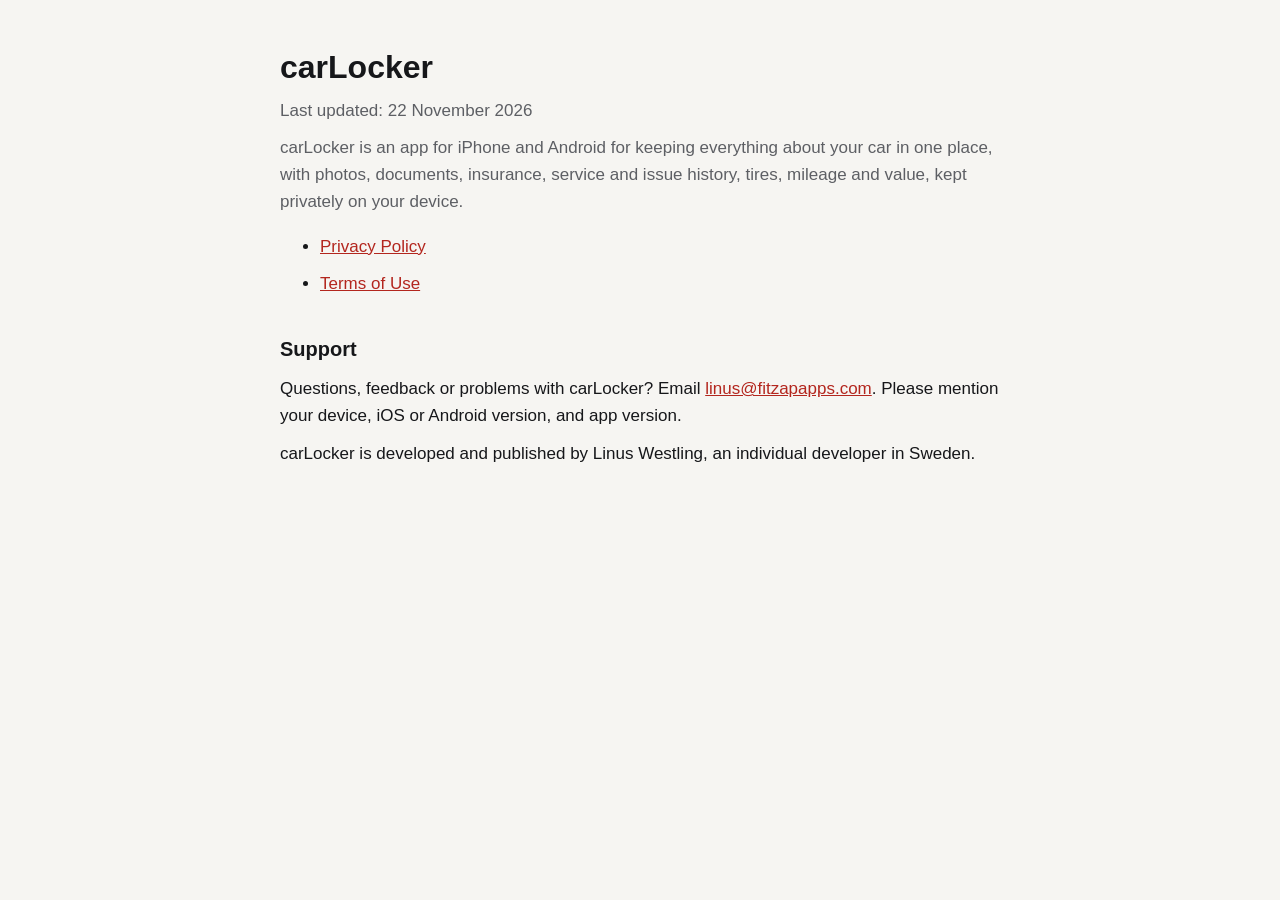
<file: index.html>
<!doctype html>
<html lang="en"><head><meta charset="utf-8"><meta name="viewport" content="width=device-width,initial-scale=1">
<title>carLocker</title><link rel="stylesheet" href="style.css"></head>
<body><main>

<h1>carLocker</h1>
<p class="meta">Last updated: 22 November 2026</p>
<p class="lead">carLocker is an app for iPhone and Android for keeping everything about your car in one place, with photos, documents, insurance, service and issue history, tires, mileage and value, kept privately on your device.</p>
<ul>
<li><a href="privacy/">Privacy Policy</a></li>
<li><a href="terms/">Terms of Use</a></li>
</ul>
<h2>Support</h2>
<p>Questions, feedback or problems with carLocker? Email <a href="mailto:linus@fitzapapps.com">linus@fitzapapps.com</a>. Please mention your device, iOS or Android version, and app version.</p>
<p>carLocker is developed and published by Linus Westling, an individual developer in Sweden.</p>
</main></body></html>
</file>
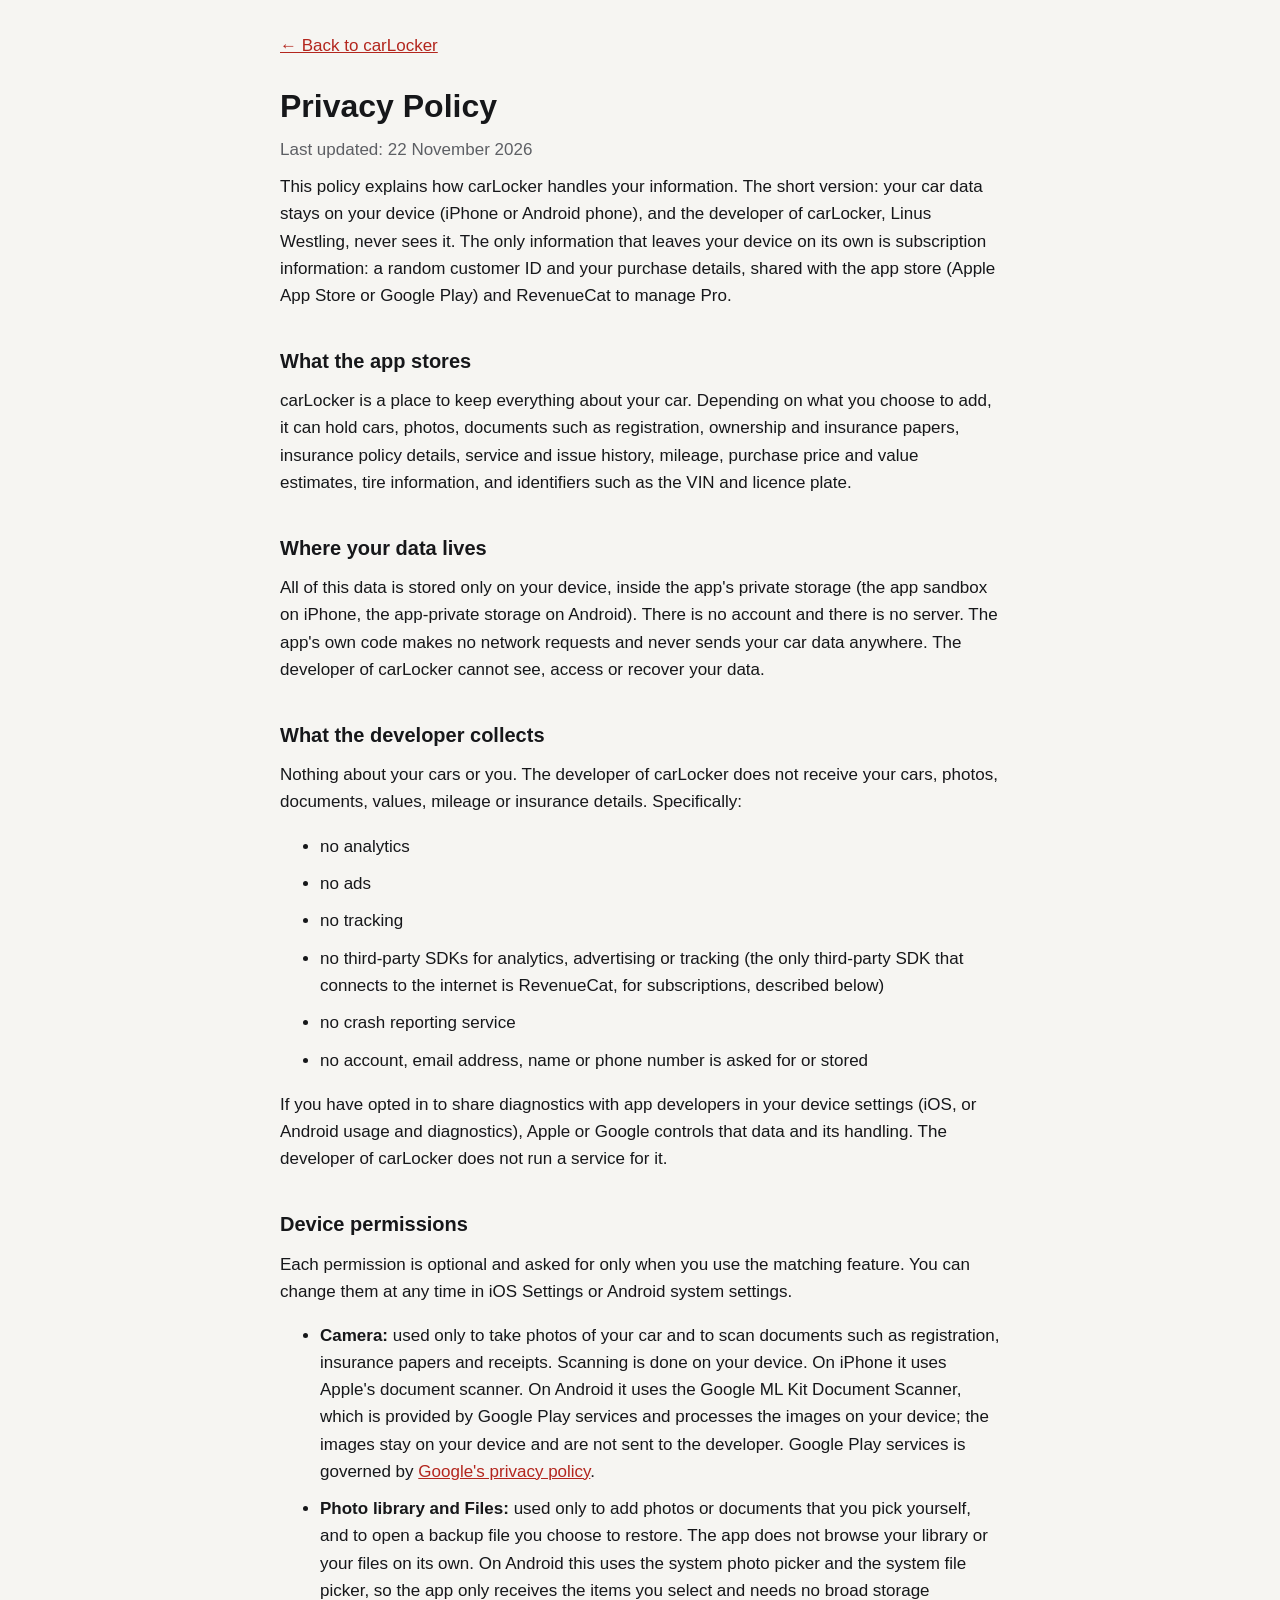
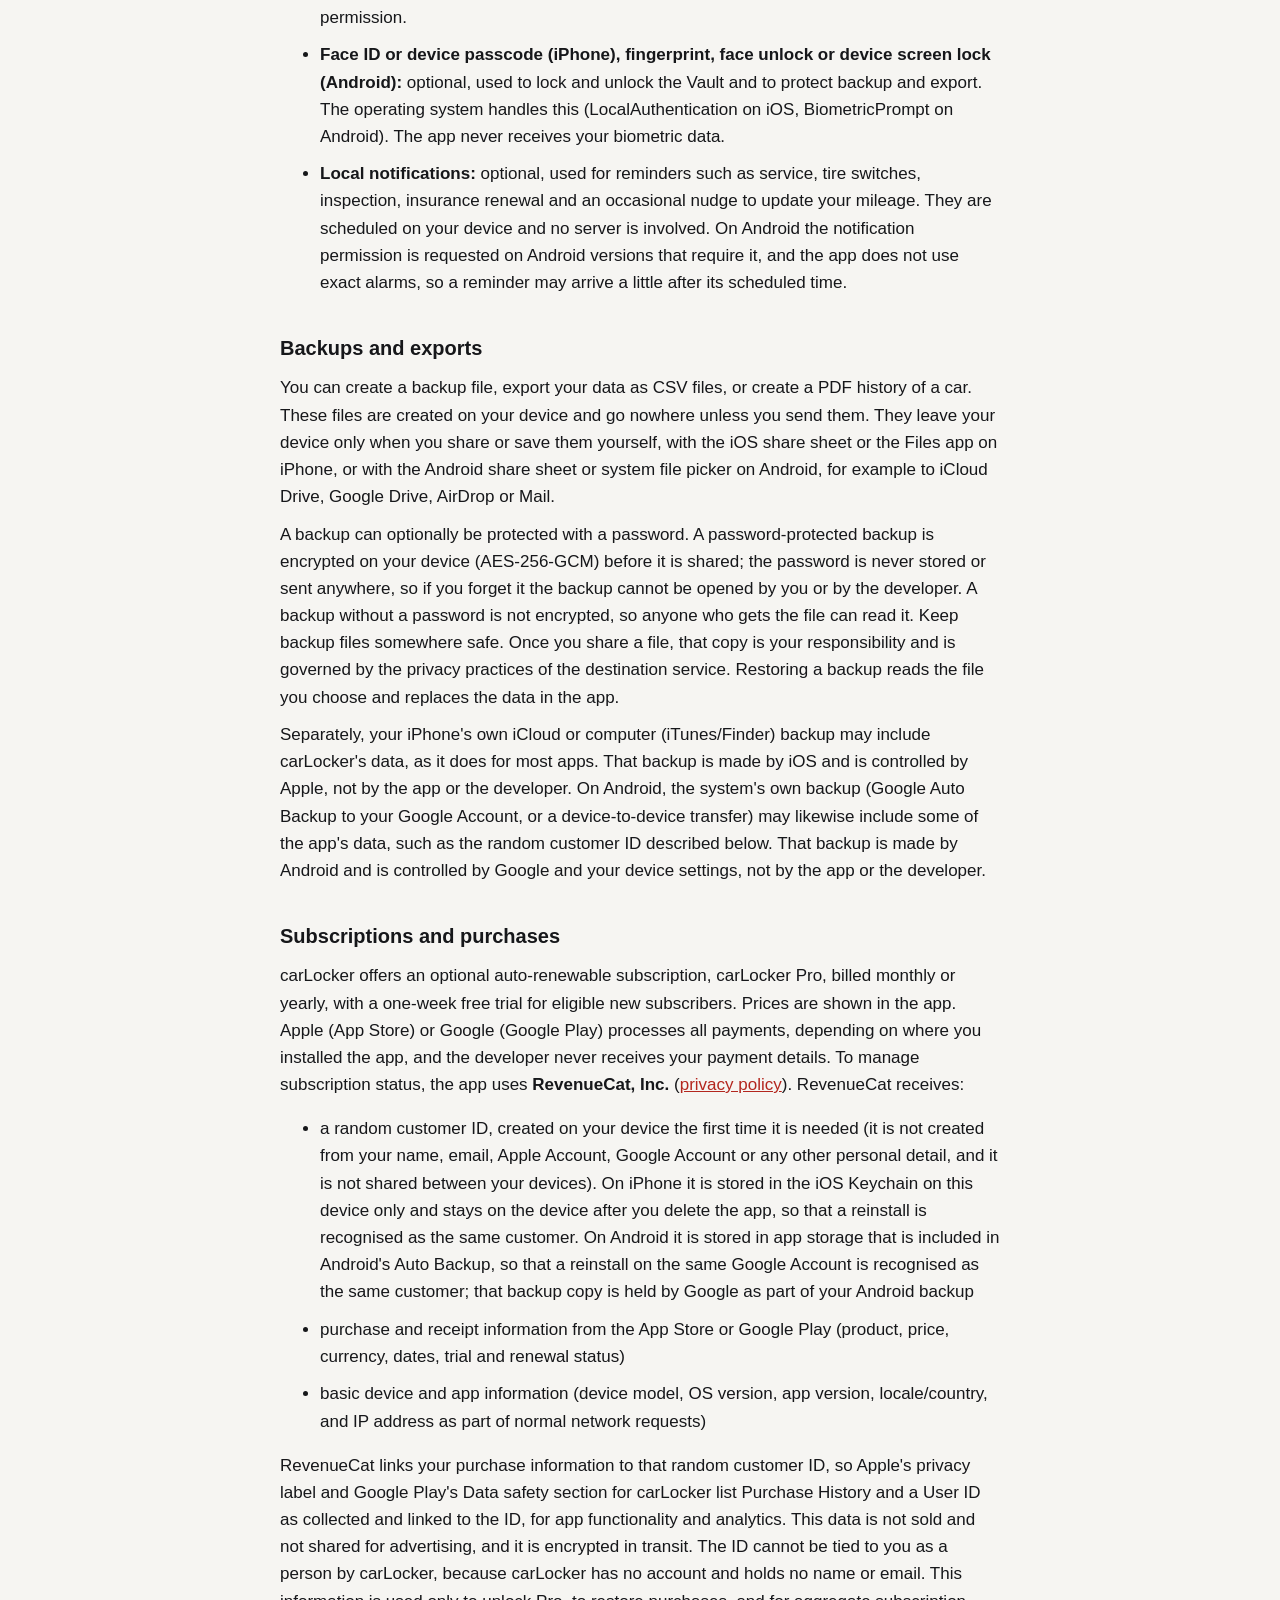
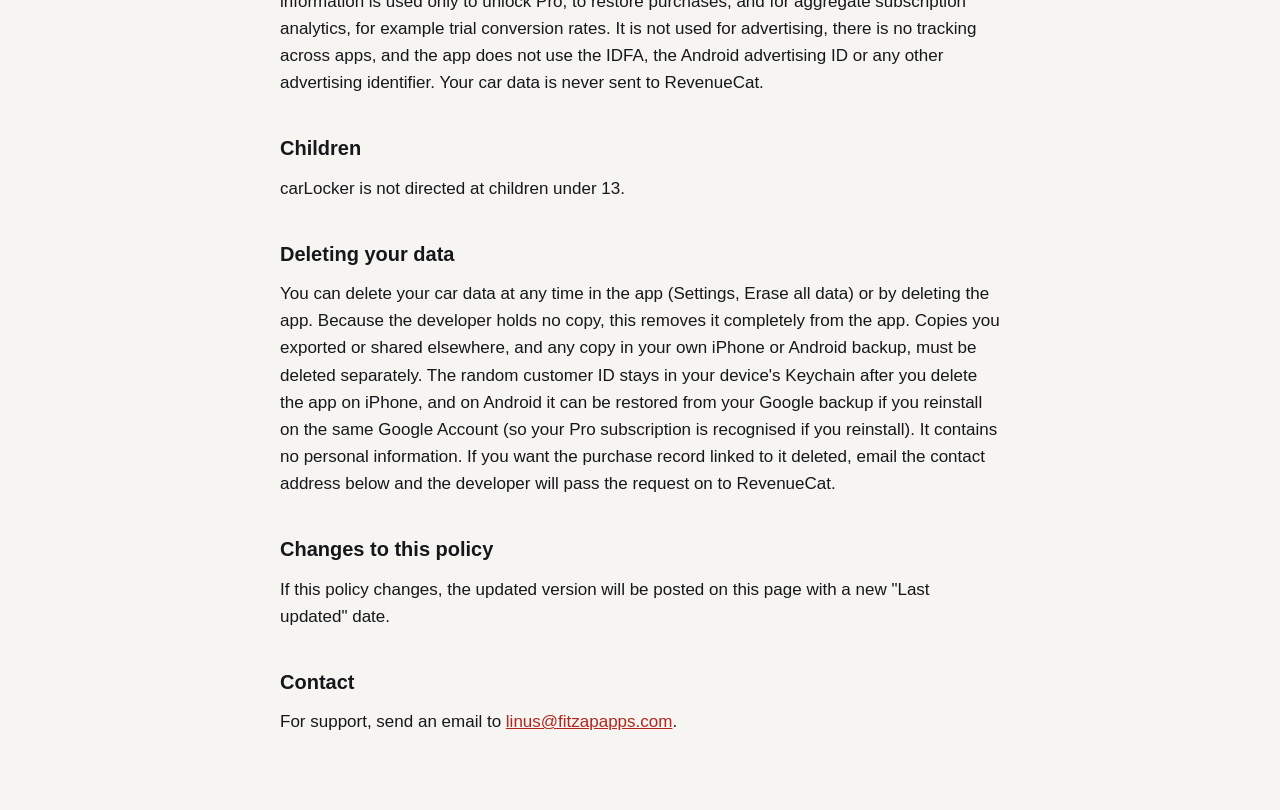
<file: privacy/index.html>
<!doctype html>
<html lang="en"><head><meta charset="utf-8"><meta name="viewport" content="width=device-width,initial-scale=1">
<title>carLocker Privacy Policy</title><link rel="stylesheet" href="../style.css"></head>
<body><main>
<a class="back" href="../">&larr; Back to carLocker</a>
<h1>Privacy Policy</h1>
<p class="meta">Last updated: 22 November 2026</p>
<p>This policy explains how carLocker handles your information. The short version: your car data stays on your device (iPhone or Android phone), and the developer of carLocker, Linus Westling, never sees it. The only information that leaves your device on its own is subscription information: a random customer ID and your purchase details, shared with the app store (Apple App Store or Google Play) and RevenueCat to manage Pro.</p>
<h2>What the app stores</h2>
<p>carLocker is a place to keep everything about your car. Depending on what you choose to add, it can hold cars, photos, documents such as registration, ownership and insurance papers, insurance policy details, service and issue history, mileage, purchase price and value estimates, tire information, and identifiers such as the VIN and licence plate.</p>
<h2>Where your data lives</h2>
<p>All of this data is stored only on your device, inside the app's private storage (the app sandbox on iPhone, the app-private storage on Android). There is no account and there is no server. The app's own code makes no network requests and never sends your car data anywhere. The developer of carLocker cannot see, access or recover your data.</p>
<h2>What the developer collects</h2>
<p>Nothing about your cars or you. The developer of carLocker does not receive your cars, photos, documents, values, mileage or insurance details. Specifically:</p>
<ul>
<li>no analytics</li>
<li>no ads</li>
<li>no tracking</li>
<li>no third-party SDKs for analytics, advertising or tracking (the only third-party SDK that connects to the internet is RevenueCat, for subscriptions, described below)</li>
<li>no crash reporting service</li>
<li>no account, email address, name or phone number is asked for or stored</li>
</ul>
<p>If you have opted in to share diagnostics with app developers in your device settings (iOS, or Android usage and diagnostics), Apple or Google controls that data and its handling. The developer of carLocker does not run a service for it.</p>
<h2>Device permissions</h2>
<p>Each permission is optional and asked for only when you use the matching feature. You can change them at any time in iOS Settings or Android system settings.</p>
<ul>
<li><strong>Camera:</strong> used only to take photos of your car and to scan documents such as registration, insurance papers and receipts. Scanning is done on your device. On iPhone it uses Apple's document scanner. On Android it uses the Google ML Kit Document Scanner, which is provided by Google Play services and processes the images on your device; the images stay on your device and are not sent to the developer. Google Play services is governed by <a href="https://policies.google.com/privacy">Google's privacy policy</a>.</li>
<li><strong>Photo library and Files:</strong> used only to add photos or documents that you pick yourself, and to open a backup file you choose to restore. The app does not browse your library or your files on its own. On Android this uses the system photo picker and the system file picker, so the app only receives the items you select and needs no broad storage permission.</li>
<li><strong>Face ID or device passcode (iPhone), fingerprint, face unlock or device screen lock (Android):</strong> optional, used to lock and unlock the Vault and to protect backup and export. The operating system handles this (LocalAuthentication on iOS, BiometricPrompt on Android). The app never receives your biometric data.</li>
<li><strong>Local notifications:</strong> optional, used for reminders such as service, tire switches, inspection, insurance renewal and an occasional nudge to update your mileage. They are scheduled on your device and no server is involved. On Android the notification permission is requested on Android versions that require it, and the app does not use exact alarms, so a reminder may arrive a little after its scheduled time.</li>
</ul>
<h2>Backups and exports</h2>
<p>You can create a backup file, export your data as CSV files, or create a PDF history of a car. These files are created on your device and go nowhere unless you send them. They leave your device only when you share or save them yourself, with the iOS share sheet or the Files app on iPhone, or with the Android share sheet or system file picker on Android, for example to iCloud Drive, Google Drive, AirDrop or Mail.</p>
<p>A backup can optionally be protected with a password. A password-protected backup is encrypted on your device (AES-256-GCM) before it is shared; the password is never stored or sent anywhere, so if you forget it the backup cannot be opened by you or by the developer. A backup without a password is not encrypted, so anyone who gets the file can read it. Keep backup files somewhere safe. Once you share a file, that copy is your responsibility and is governed by the privacy practices of the destination service. Restoring a backup reads the file you choose and replaces the data in the app.</p>
<p>Separately, your iPhone's own iCloud or computer (iTunes/Finder) backup may include carLocker's data, as it does for most apps. That backup is made by iOS and is controlled by Apple, not by the app or the developer. On Android, the system's own backup (Google Auto Backup to your Google Account, or a device-to-device transfer) may likewise include some of the app's data, such as the random customer ID described below. That backup is made by Android and is controlled by Google and your device settings, not by the app or the developer.</p>
<h2>Subscriptions and purchases</h2>
<p>carLocker offers an optional auto-renewable subscription, carLocker Pro, billed monthly or yearly, with a one-week free trial for eligible new subscribers. Prices are shown in the app. Apple (App Store) or Google (Google Play) processes all payments, depending on where you installed the app, and the developer never receives your payment details. To manage subscription status, the app uses <strong>RevenueCat, Inc.</strong> (<a href="https://www.revenuecat.com/privacy">privacy policy</a>). RevenueCat receives:</p>
<ul>
<li>a random customer ID, created on your device the first time it is needed (it is not created from your name, email, Apple Account, Google Account or any other personal detail, and it is not shared between your devices). On iPhone it is stored in the iOS Keychain on this device only and stays on the device after you delete the app, so that a reinstall is recognised as the same customer. On Android it is stored in app storage that is included in Android's Auto Backup, so that a reinstall on the same Google Account is recognised as the same customer; that backup copy is held by Google as part of your Android backup</li>
<li>purchase and receipt information from the App Store or Google Play (product, price, currency, dates, trial and renewal status)</li>
<li>basic device and app information (device model, OS version, app version, locale/country, and IP address as part of normal network requests)</li>
</ul>
<p>RevenueCat links your purchase information to that random customer ID, so Apple's privacy label and Google Play's Data safety section for carLocker list Purchase History and a User ID as collected and linked to the ID, for app functionality and analytics. This data is not sold and not shared for advertising, and it is encrypted in transit. The ID cannot be tied to you as a person by carLocker, because carLocker has no account and holds no name or email. This information is used only to unlock Pro, to restore purchases, and for aggregate subscription analytics, for example trial conversion rates. It is not used for advertising, there is no tracking across apps, and the app does not use the IDFA, the Android advertising ID or any other advertising identifier. Your car data is never sent to RevenueCat.</p>
<h2>Children</h2>
<p>carLocker is not directed at children under 13.</p>
<h2>Deleting your data</h2>
<p>You can delete your car data at any time in the app (Settings, Erase all data) or by deleting the app. Because the developer holds no copy, this removes it completely from the app. Copies you exported or shared elsewhere, and any copy in your own iPhone or Android backup, must be deleted separately. The random customer ID stays in your device's Keychain after you delete the app on iPhone, and on Android it can be restored from your Google backup if you reinstall on the same Google Account (so your Pro subscription is recognised if you reinstall). It contains no personal information. If you want the purchase record linked to it deleted, email the contact address below and the developer will pass the request on to RevenueCat.</p>
<h2>Changes to this policy</h2>
<p>If this policy changes, the updated version will be posted on this page with a new "Last updated" date.</p>
<h2>Contact</h2>
<p>For support, send an email to <a href="mailto:linus@fitzapapps.com">linus@fitzapapps.com</a>.</p>
</main></body></html>
</file>
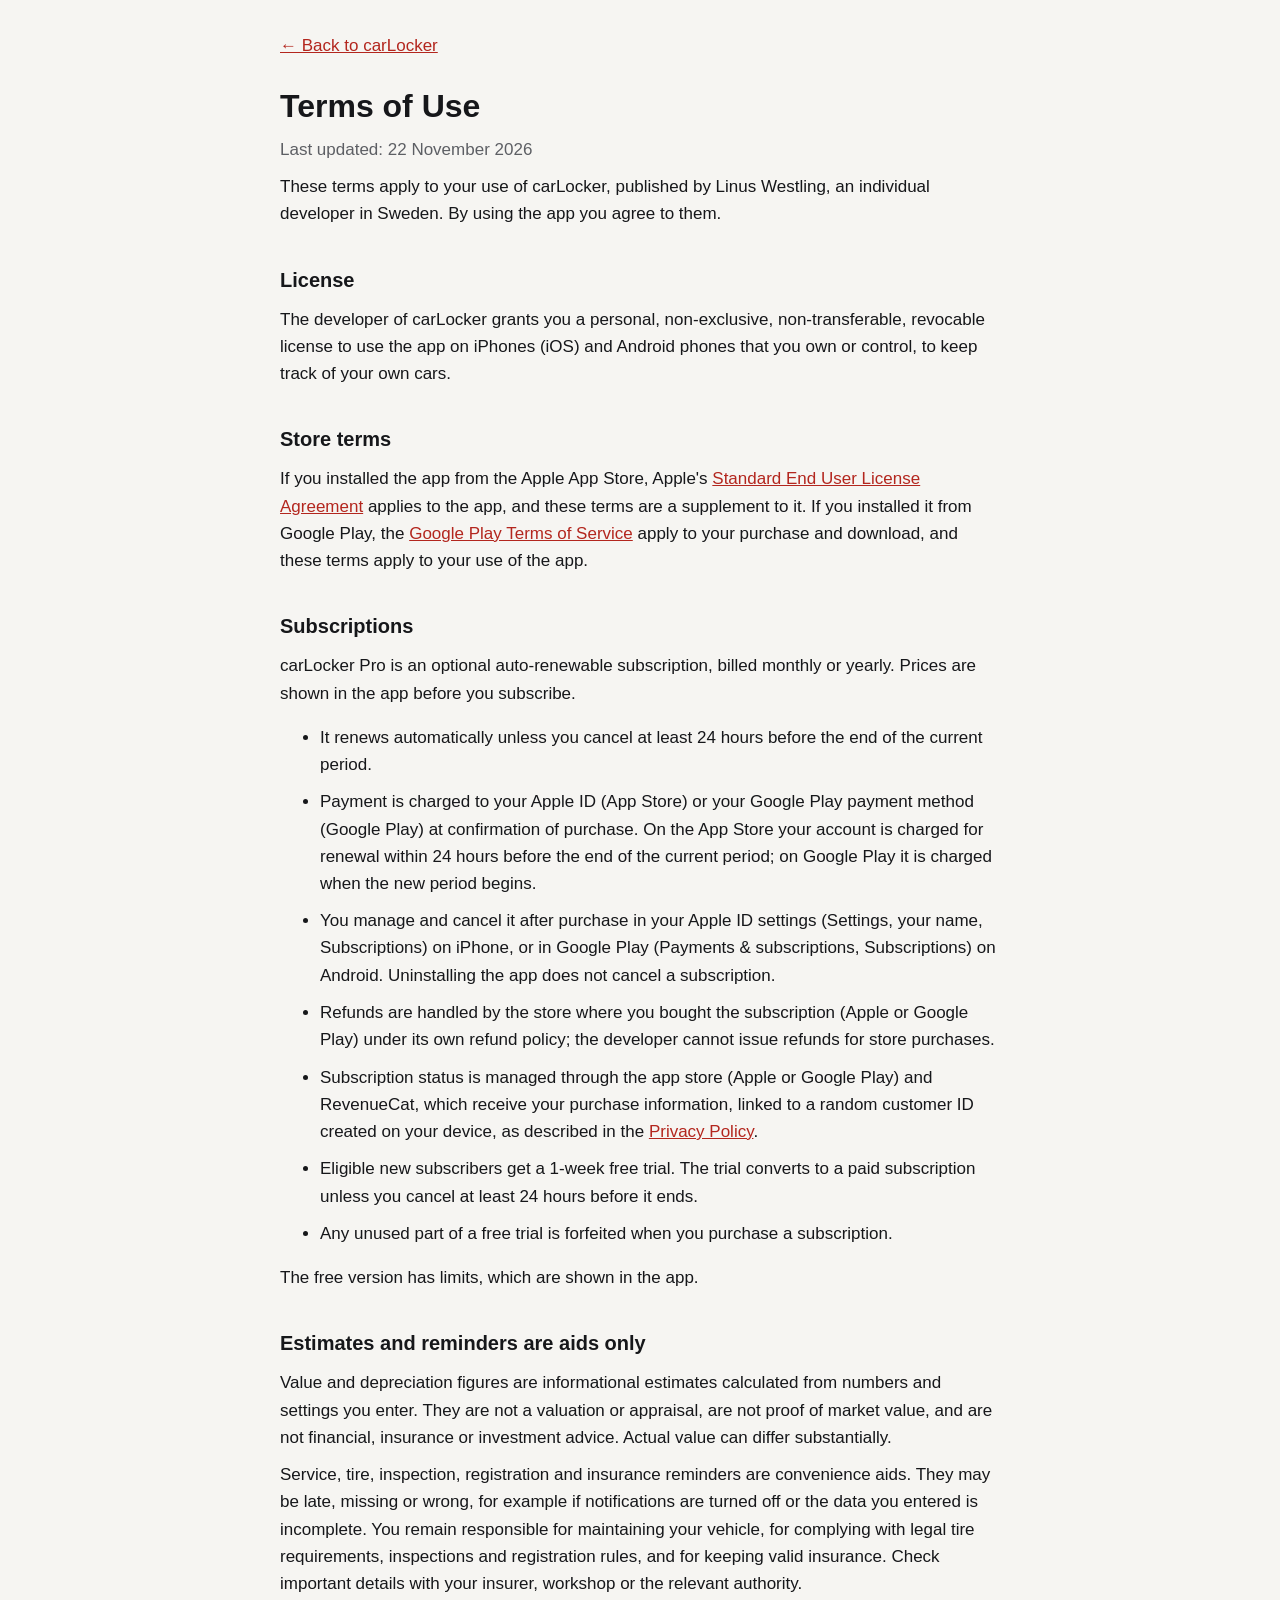
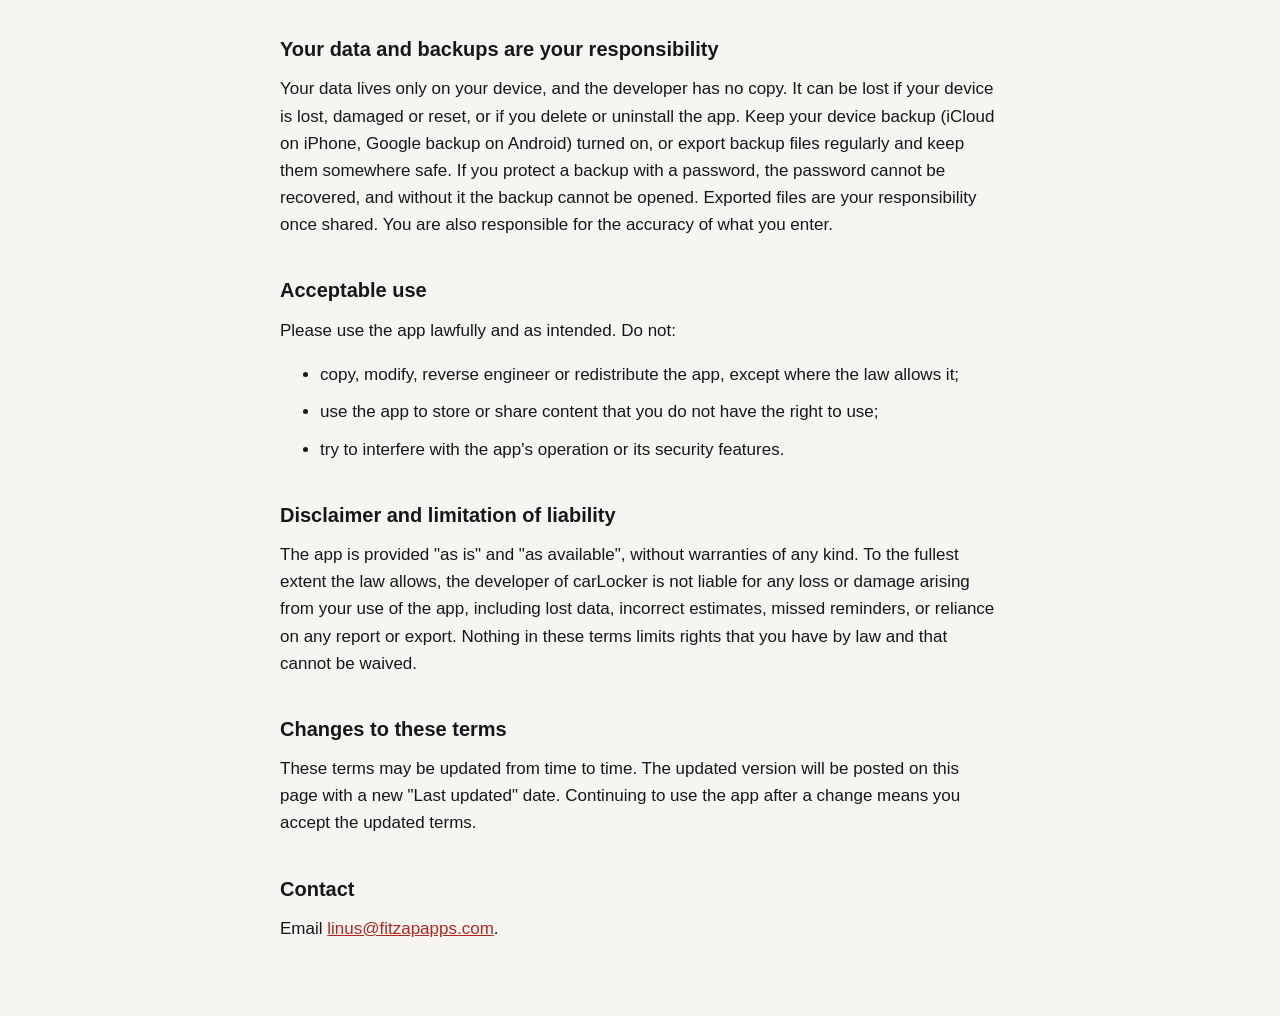
<file: terms/index.html>
<!doctype html>
<html lang="en"><head><meta charset="utf-8"><meta name="viewport" content="width=device-width,initial-scale=1">
<title>carLocker Terms of Use</title><link rel="stylesheet" href="../style.css"></head>
<body><main>
<a class="back" href="../">&larr; Back to carLocker</a>
<h1>Terms of Use</h1>
<p class="meta">Last updated: 22 November 2026</p>
<p>These terms apply to your use of carLocker, published by Linus Westling, an individual developer in Sweden. By using the app you agree to them.</p>
<h2>License</h2>
<p>The developer of carLocker grants you a personal, non-exclusive, non-transferable, revocable license to use the app on iPhones (iOS) and Android phones that you own or control, to keep track of your own cars.</p>
<h2>Store terms</h2>
<p>If you installed the app from the Apple App Store, Apple's <a href="https://www.apple.com/legal/internet-services/itunes/dev/stdeula/">Standard End User License Agreement</a> applies to the app, and these terms are a supplement to it. If you installed it from Google Play, the <a href="https://play.google.com/about/play-terms/">Google Play Terms of Service</a> apply to your purchase and download, and these terms apply to your use of the app.</p>
<h2>Subscriptions</h2>
<p>carLocker Pro is an optional auto-renewable subscription, billed monthly or yearly. Prices are shown in the app before you subscribe.</p>
<ul>
<li>It renews automatically unless you cancel at least 24 hours before the end of the current period.</li>
<li>Payment is charged to your Apple ID (App Store) or your Google Play payment method (Google Play) at confirmation of purchase. On the App Store your account is charged for renewal within 24 hours before the end of the current period; on Google Play it is charged when the new period begins.</li>
<li>You manage and cancel it after purchase in your Apple ID settings (Settings, your name, Subscriptions) on iPhone, or in Google Play (Payments &amp; subscriptions, Subscriptions) on Android. Uninstalling the app does not cancel a subscription.</li>
<li>Refunds are handled by the store where you bought the subscription (Apple or Google Play) under its own refund policy; the developer cannot issue refunds for store purchases.</li>
<li>Subscription status is managed through the app store (Apple or Google Play) and RevenueCat, which receive your purchase information, linked to a random customer ID created on your device, as described in the <a href="../privacy/">Privacy Policy</a>.</li>
<li>Eligible new subscribers get a 1-week free trial. The trial converts to a paid subscription unless you cancel at least 24 hours before it ends.</li>
<li>Any unused part of a free trial is forfeited when you purchase a subscription.</li>
</ul>
<p>The free version has limits, which are shown in the app.</p>
<h2>Estimates and reminders are aids only</h2>
<p>Value and depreciation figures are informational estimates calculated from numbers and settings you enter. They are not a valuation or appraisal, are not proof of market value, and are not financial, insurance or investment advice. Actual value can differ substantially.</p>
<p>Service, tire, inspection, registration and insurance reminders are convenience aids. They may be late, missing or wrong, for example if notifications are turned off or the data you entered is incomplete. You remain responsible for maintaining your vehicle, for complying with legal tire requirements, inspections and registration rules, and for keeping valid insurance. Check important details with your insurer, workshop or the relevant authority.</p>
<h2>Your data and backups are your responsibility</h2>
<p>Your data lives only on your device, and the developer has no copy. It can be lost if your device is lost, damaged or reset, or if you delete or uninstall the app. Keep your device backup (iCloud on iPhone, Google backup on Android) turned on, or export backup files regularly and keep them somewhere safe. If you protect a backup with a password, the password cannot be recovered, and without it the backup cannot be opened. Exported files are your responsibility once shared. You are also responsible for the accuracy of what you enter.</p>
<h2>Acceptable use</h2>
<p>Please use the app lawfully and as intended. Do not:</p>
<ul>
<li>copy, modify, reverse engineer or redistribute the app, except where the law allows it;</li>
<li>use the app to store or share content that you do not have the right to use;</li>
<li>try to interfere with the app's operation or its security features.</li>
</ul>
<h2>Disclaimer and limitation of liability</h2>
<p>The app is provided "as is" and "as available", without warranties of any kind. To the fullest extent the law allows, the developer of carLocker is not liable for any loss or damage arising from your use of the app, including lost data, incorrect estimates, missed reminders, or reliance on any report or export. Nothing in these terms limits rights that you have by law and that cannot be waived.</p>
<h2>Changes to these terms</h2>
<p>These terms may be updated from time to time. The updated version will be posted on this page with a new "Last updated" date. Continuing to use the app after a change means you accept the updated terms.</p>
<h2>Contact</h2>
<p>Email <a href="mailto:linus@fitzapapps.com">linus@fitzapapps.com</a>.</p>
</main></body></html>
</file>
<file: style.css>
:root{--bg:#F6F5F2;--fg:#16171A;--sec:#5d5f64;--acc:#B3261E}
@media (prefers-color-scheme:dark){:root{--bg:#0E0F11;--fg:#F3F1EC;--sec:#A7A9AE;--acc:#FF6B5E}}
body{margin:0;background:var(--bg);color:var(--fg);font:17px/1.6 -apple-system,BlinkMacSystemFont,"Segoe UI",Roboto,Helvetica,Arial,sans-serif}
main{max-width:720px;margin:0 auto;padding:32px 20px 64px}
h1{font-size:2rem;line-height:1.2;margin:.5em 0 .2em}
h2{font-size:1.25rem;margin:1.8em 0 .4em}
p,li{margin:.6em 0}
a{color:var(--acc)}
.meta,.lead{color:var(--sec)}
.back{display:inline-block;margin-bottom:12px}
</file>
